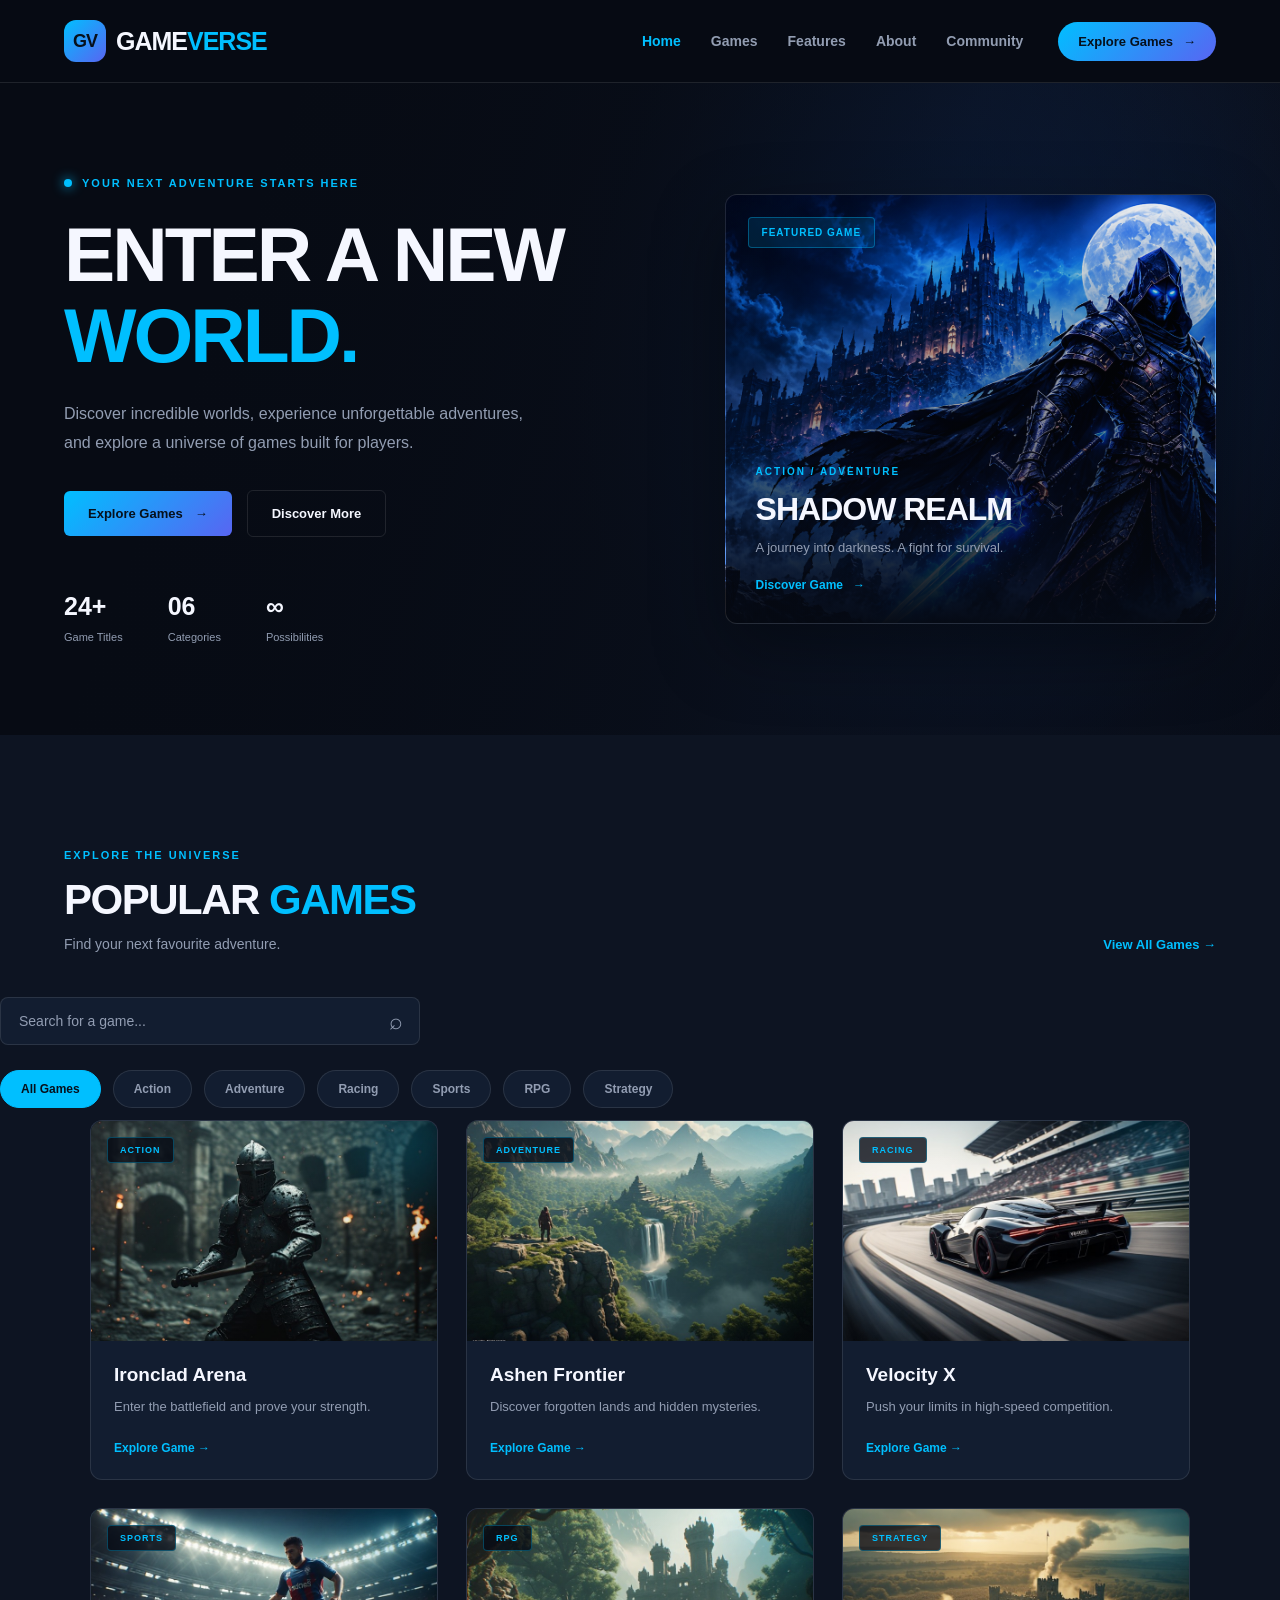
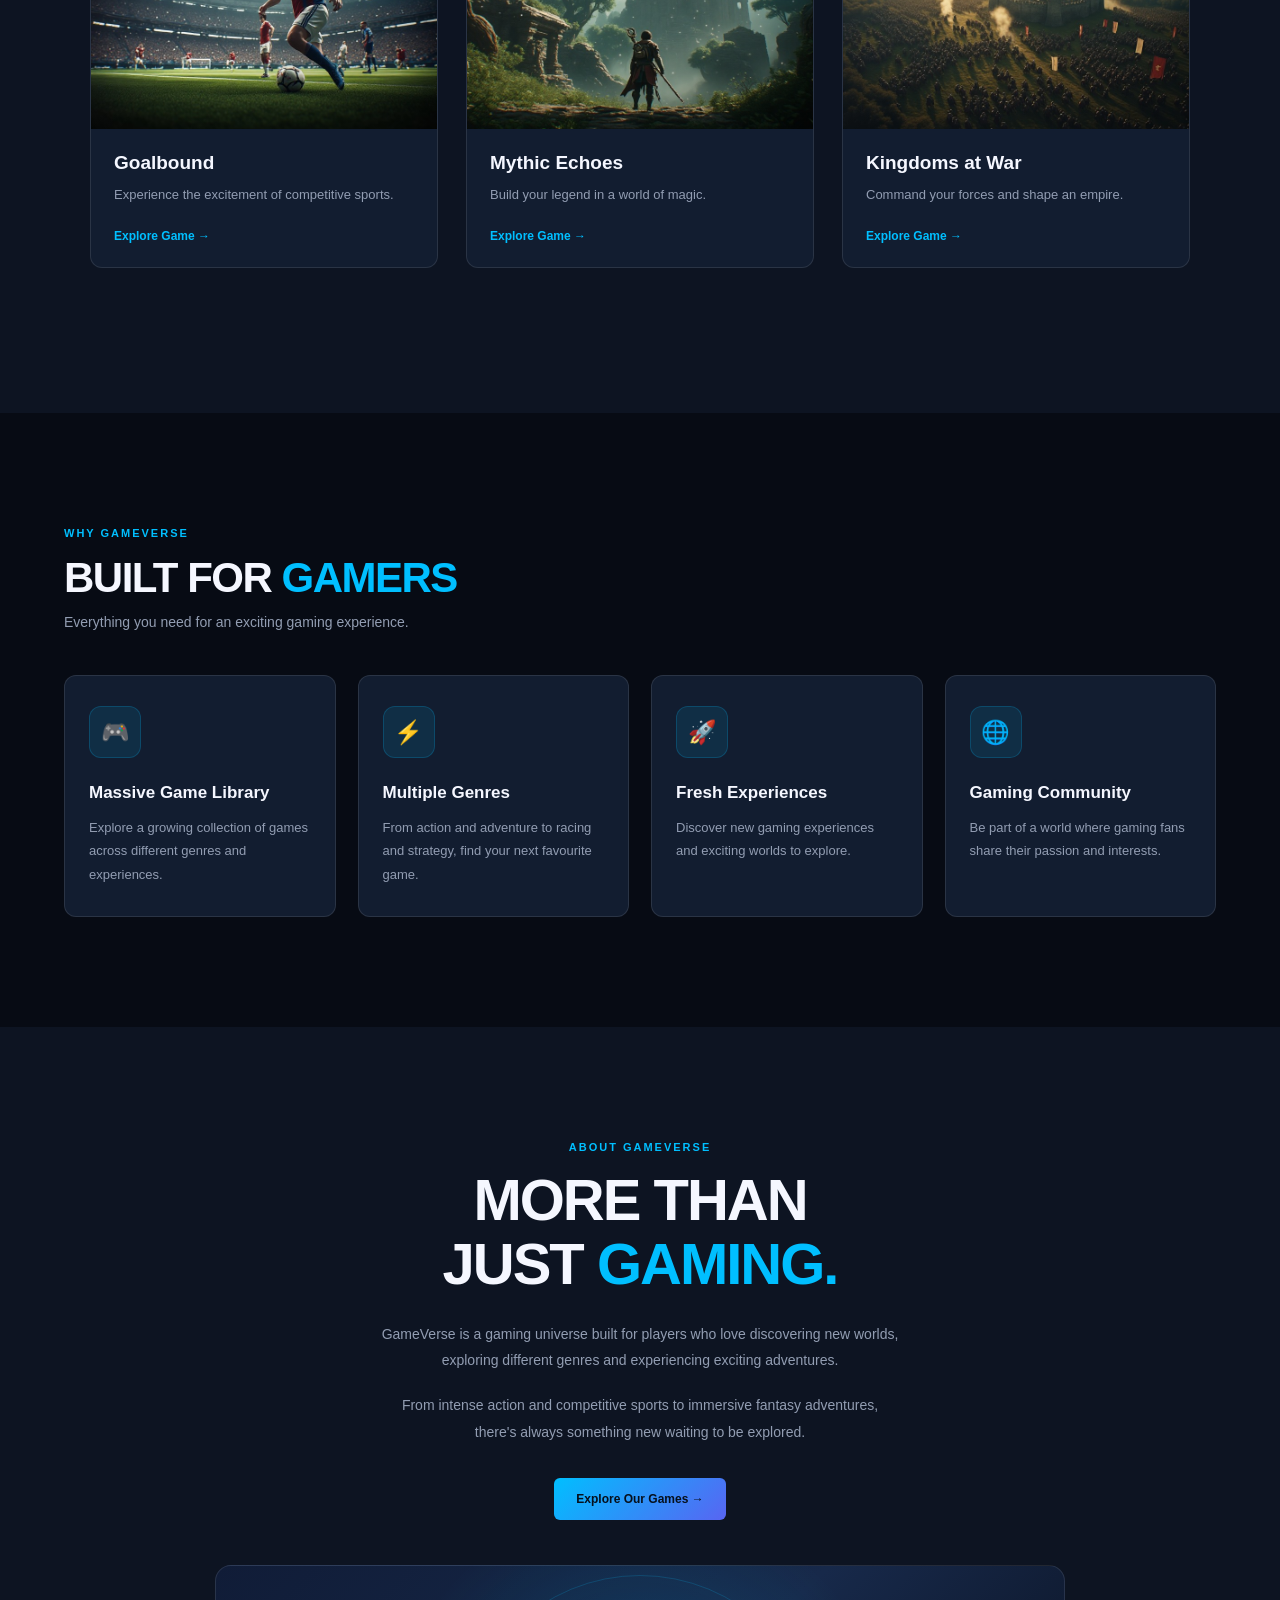
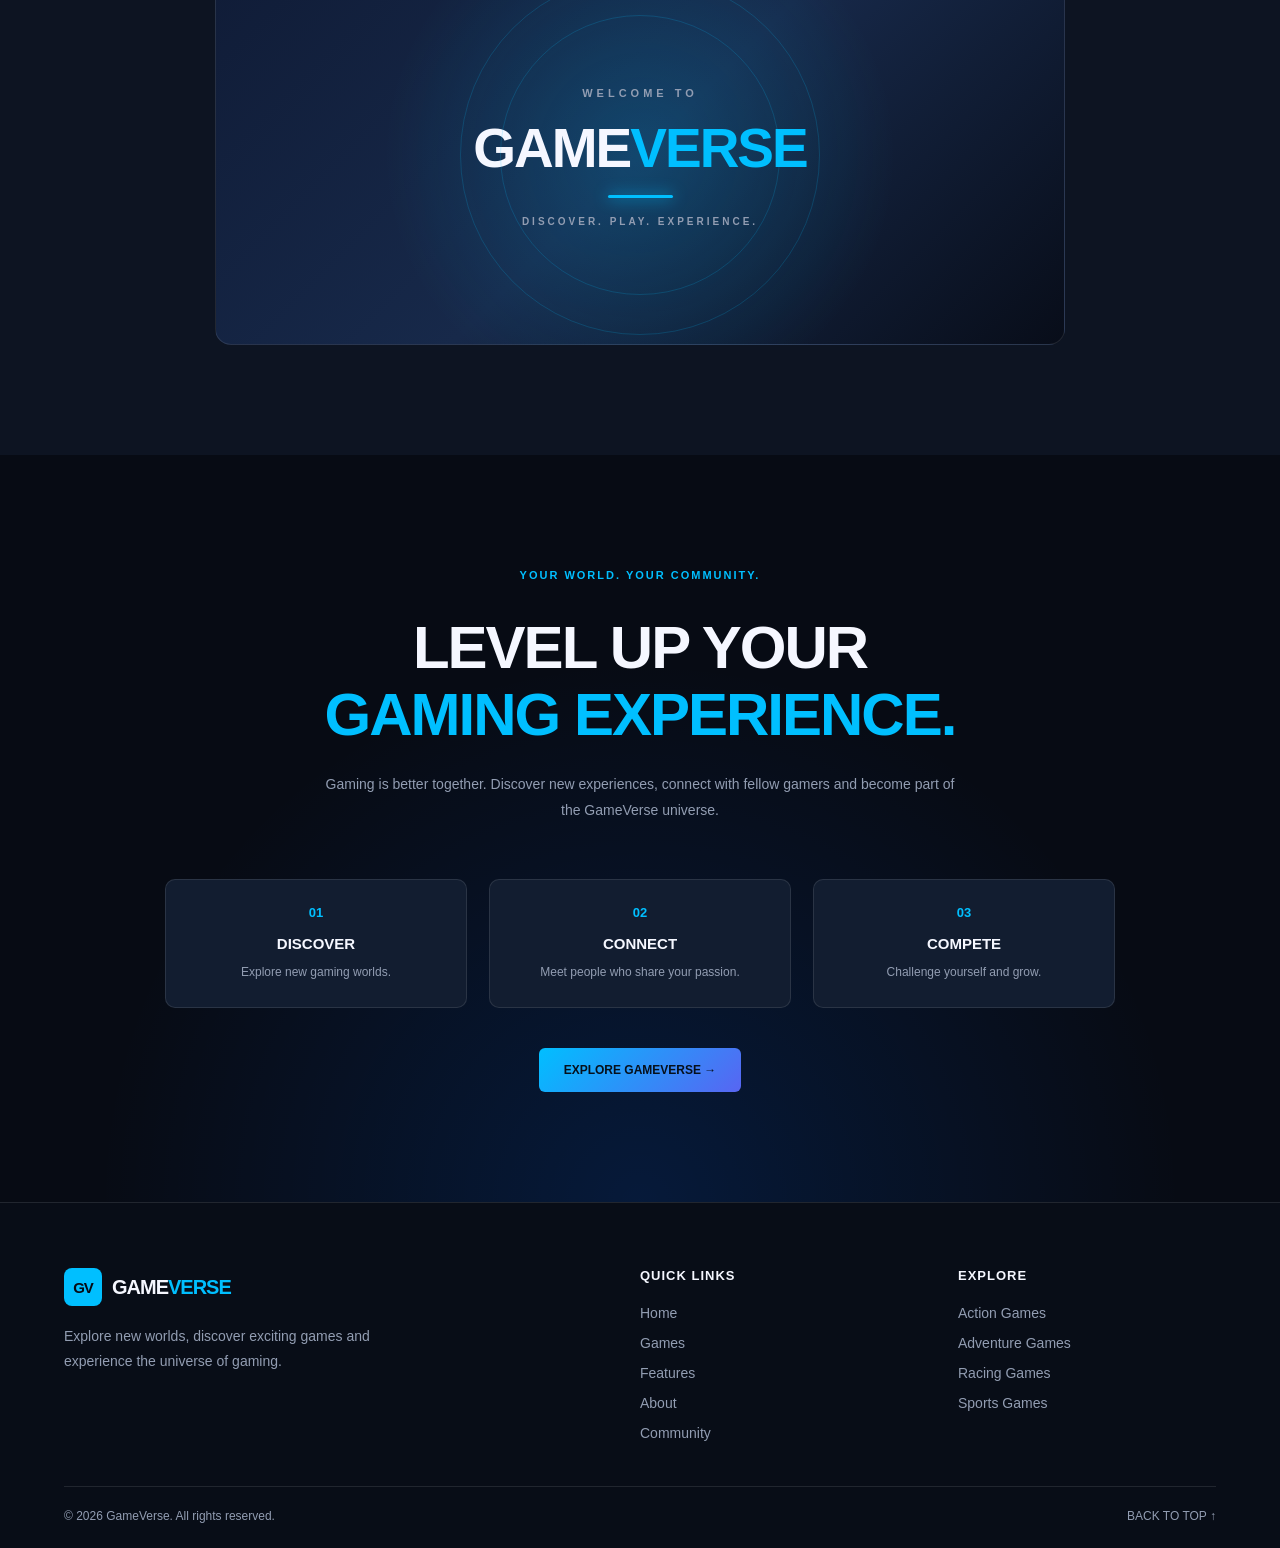
<file: index.html>
<!DOCTYPE html>
<html lang="en">
<head>
    <meta charset="UTF-8">
    <meta name="viewport" content="width=device-width, initial-scale=1.0">

    <title>GameVerse | Gaming Universe</title>

    <link rel="stylesheet" href="style.css">
</head>

<body>

  
<!-- NAVIGATION -->
<header class="header">
    <nav class="navbar container">

        <a href="#" class="logo">
            <span class="logo-icon">GV</span>
            <span>GAME<span class="logo-accent">VERSE</span></span>
        </a>

        <button class="menu-toggle" id="menu-toggle"
            aria-label="Open navigation menu"
            aria-expanded="false">
            <span></span>
            <span></span>
            <span></span>
        </button>

        <div class="nav-menu" id="nav-menu">

            <ul class="nav-links">
                <li><a href="#home" class="nav-link active">Home</a></li>
                <li><a href="#games" class="nav-link">Games</a></li>
                <li><a href="#features" class="nav-link">Features</a></li>
                <li><a href="#about" class="nav-link">About</a></li>
                <li><a href="#community" class="nav-link">Community</a></li>
            </ul>

            <div class="nav-actions">
                <a href="#games" class="nav-button">
                    Explore Games <span>→</span>
                </a>
            </div>

        </div>

    </nav>
</header>

    
<!-- HERO SECTION -->
<section class="hero" id="home">

    <div class="hero-overlay"></div>

    <div class="container hero-container">

        <div class="hero-content">

            <span class="hero-label">
                <span class="status-dot"></span>
                YOUR NEXT ADVENTURE STARTS HERE
            </span>

            <h1>
                ENTER A NEW
                <span>WORLD.</span>
            </h1>

            <p>
                Discover incredible worlds, experience
                unforgettable adventures, and explore
                a universe of games built for players.
            </p>

            <div class="hero-buttons">

                <a href="#games" class="hero-primary-btn">
                    Explore Games <span>→</span>
                </a>

                <a href="#about" class="hero-secondary-btn">
                    Discover More
                </a>

            </div>

            <div class="hero-stats">

                <div class="hero-stat">
                    <h3>24+</h3>
                    <span>Game Titles</span>
                </div>

                <div class="hero-stat">
                    <h3>06</h3>
                    <span>Categories</span>
                </div>

                <div class="hero-stat">
                    <h3>∞</h3>
                    <span>Possibilities</span>
                </div>

            </div>

        </div>

        <!-- FEATURED GAME CARD -->
        <div class="hero-featured">

            <div class="featured-tag">
                FEATURED GAME
            </div>

            <div class="featured-info">

                <span>ACTION / ADVENTURE</span>

                <h2>SHADOW REALM</h2>

                <p>
                    A journey into darkness.
                    A fight for survival.
                </p>

                <a href="#games">
                    Discover Game <span>→</span>
                </a>

            </div>

        </div>

    </div>

</section>

<!-- GAMES SECTION -->
<section class="games-section" id="games">

    <div class="container">

        <div class="section-heading">
            <div>
                <span class="section-label">EXPLORE THE UNIVERSE</span>
                <h2>POPULAR <span>GAMES</span></h2>
                <p>Find your next favourite adventure.</p>
            </div>

            <a href="#games" class="view-all">
                View All Games →
            </a>
        </div>

                </div>

        <!-- GAME SEARCH -->
        <div class="game-search">
            <input
                type="search"
                id="game-search"
                placeholder="Search for a game..."
                autocomplete="off"
            >
            <span class="search-icon">⌕</span>
        </div>

        <!-- GAME CATEGORIES -->
        <div class="game-categories">
            <button class="category-btn active" data-category="all">All Games</button>
            <button class="category-btn" data-category="action">Action</button>
            <button class="category-btn" data-category="adventure">Adventure</button>
            <button class="category-btn" data-category="racing">Racing</button>
            <button class="category-btn" data-category="sports">Sports</button>
            <button class="category-btn" data-category="rpg">RPG</button>
            <button class="category-btn" data-category="strategy">Strategy</button>
        </>

        <!-- GAME GRID -->
        <div class="games-grid">

            <article class="game-card" data-category="action">
          <div class="game-art art-action">
    <img src="ironclad.jpeg" alt="Ironclad Arena artwork" class="game-card-image">
    <span class="game-tag">ACTION</span>
          </div>
                <div class="game-info">
                    <h3>Ironclad Arena</h3>
                    <p>Enter the battlefield and prove your strength.</p>
                    <a href="game-details.html">Explore Game →</a>
                </div>
            </article>

            <article class="game-card" data-category="adventure">
  <div class="game-art art-adventure">
    <img src="ashen-frontier.jpeg" alt="Ashen Frontier artwork" class="game-card-image">
    <span class="game-tag">ADVENTURE</span>
  </div>
                <div class="game-info">
                    <h3>Ashen Frontier</h3>
                    <p>Discover forgotten lands and hidden mysteries.</p>
                    <a href="game-details.html?game=ashen-frontier">
    Explore Game →
                    </a>
                </div>
            </article>

            <article class="game-card" data-category="racing">
    <div class="game-art art-racing">
    <img src="velocity-x.jpeg" alt="Velocity X artwork" class="game-card-image">
    <span class="game-tag">RACING</span>
    </div>
                <div class="game-info">
                    <h3>Velocity X</h3>
                    <p>Push your limits in high-speed competition.</p>
                    <a href="game-details.html?game=velocity-x">Explore Game →</a>
                </div>
            </article>

            <article class="game-card" data-category="sports">
  <div class="game-art art-sports">
    <img src="goalbound.jpeg" alt="Goalbound artwork" class="game-card-image">
    <span class="game-tag">SPORTS</span>
  </div>
                <div class="game-info">
                    <h3>Goalbound</h3>
                    <p>Experience the excitement of competitive sports.</p>
                    <a href="game-details.html?game=goalbound">Explore Game →</a>
                </div>
            </article>

            <article class="game-card" data-category="rpg">
  <div class="game-art art-rpg">
    <img src="mythic-echoes.jpeg" alt="Mythic Echoes artwork" class="game-card-image">
    <span class="game-tag">RPG</span>
  </div>
                <div class="game-info">
                    <h3>Mythic Echoes</h3>
                    <p>Build your legend in a world of magic.</p>
                    <a href="game-details.html?game=mythic-echoes">Explore Game →</a>
                </div>
            </article>

            <article class="game-card" data-category="strategy">
  <div class="game-art art-strategy">
    <img src="kingdoms-at-war.jpeg" alt="Kingdoms at War artwork" class="game-card-image">
    <span class="game-tag">STRATEGY</span>
  </div>
                <div class="game-info">
                    <h3>Kingdoms at War</h3>
                    <p>Command your forces and shape an empire.</p>
                    <a href="game-details.html?game=kingdoms-at-war">Explore Game →</a>
                </div>
            </article>

        </div>

<!-- NO RESULTS MESSAGE -->
<div class="no-results" id="no-results">
    <div class="no-results-icon">🎮</div>
    <h3>No Games Found</h3>
    <p>
        We couldn't find any games matching your search.
        Try another title or category.
    </p>
</div>

    </div>

</section>


<!-- FEATURES SECTION -->

<section class="features-section" id="features">
    <div class="container">

        <div class="section-heading">
            <div>
                <span class="section-label">WHY GAMEVERSE</span>
                <h2>BUILT FOR <span>GAMERS</span></h2>
                <p>Everything you need for an exciting gaming experience.</p>
            </div>
        </div>

        <div class="features-grid">

            <div class="feature-card">
                <div class="feature-icon">🎮</div>
                <h3>Massive Game Library</h3>
                <p>Explore a growing collection of games across different genres and experiences.</p>
            </div>

            <div class="feature-card">
                <div class="feature-icon">⚡</div>
                <h3>Multiple Genres</h3>
                <p>From action and adventure to racing and strategy, find your next favourite game.</p>
            </div>

            <div class="feature-card">
                <div class="feature-icon">🚀</div>
                <h3>Fresh Experiences</h3>
                <p>Discover new gaming experiences and exciting worlds to explore.</p>
            </div>

            <div class="feature-card">
                <div class="feature-icon">🌐</div>
                <h3>Gaming Community</h3>
                <p>Be part of a world where gaming fans share their passion and interests.</p>
            </div>

        </div>
    </div>
</section>

<!-- ABOUT SECTION -->

<section class="about-section" id="about">
    <div class="container about-container">

        <div class="about-content">
            <span class="section-label">ABOUT GAMEVERSE</span>

            <h2>
                MORE THAN<br>
                JUST <span>GAMING.</span>
            </h2>

            <p>
                GameVerse is a gaming universe built for players
                who love discovering new worlds, exploring different
                genres and experiencing exciting adventures.
            </p>

            <p>
                From intense action and competitive sports to
                immersive fantasy adventures, there's always
                something new waiting to be explored.
            </p>

            <a href="#games" class="about-button">
                Explore Our Games →
            </a>
        </div>

        <div class="about-visual">
            <div class="about-visual-content">
                <span class="about-small-label">WELCOME TO</span>
                <h3>GAME<span>VERSE</span></h3>
                <div class="about-line"></div>
                <p>DISCOVER. PLAY. EXPERIENCE.</p>
                <div class="about-orbit orbit-one"></div>
                <div class="about-orbit orbit-two"></div>
            </div>
        </div>

    </div>
</section>

<!-- COMMUNITY SECTION -->

<section class="community-section" id="community">
    <div class="container">

        <div class="community-content">

            <span class="section-label">YOUR WORLD. YOUR COMMUNITY.</span>

            <h2>
                LEVEL UP YOUR<br>
                <span>GAMING EXPERIENCE.</span>
            </h2>

            <p>
                Gaming is better together. Discover new experiences,
                connect with fellow gamers and become part of the
                GameVerse universe.
            </p>

            <div class="community-highlights">
                <div>
                    <span>01</span>
                    <h3>DISCOVER</h3>
                    <p>Explore new gaming worlds.</p>
                </div>

                <div>
                    <span>02</span>
                    <h3>CONNECT</h3>
                    <p>Meet people who share your passion.</p>
                </div>

                <div>
                    <span>03</span>
                    <h3>COMPETE</h3>
                    <p>Challenge yourself and grow.</p>
                </div>
            </div>

            <a href="#games" class="community-button">
                EXPLORE GAMEVERSE →
            </a>

        </div>

    </div>
</section>

<!-- FOOTER -->

<footer class="footer">
    <div class="container">

        <div class="footer-main">

            <div class="footer-brand">
                <a href="#home" class="logo">
                    <span class="logo-icon">GV</span>
                    <span>GAME<span class="logo-accent">VERSE</span></span>
                </a>

                <p>
                    Explore new worlds, discover exciting games
                    and experience the universe of gaming.
                </p>
            </div>

            <div class="footer-links">
                <h3>QUICK LINKS</h3>
                <a href="#home">Home</a>
                <a href="#games">Games</a>
                <a href="#features">Features</a>
                <a href="#about">About</a>
                <a href="#community">Community</a>
            </div>

            <div class="footer-links">
                <h3>EXPLORE</h3>
                <a href="#games">Action Games</a>
                <a href="#games">Adventure Games</a>
                <a href="#games">Racing Games</a>
                <a href="#games">Sports Games</a>
            </div>

        </div>

        <div class="footer-bottom">
            <p>© 2026 GameVerse. All rights reserved.</p>
            <a href="#home">BACK TO TOP ↑</a>
        </div>

    </div>
</footer>


    <script src="mains.js"></script>
</body>
</html>
</file>
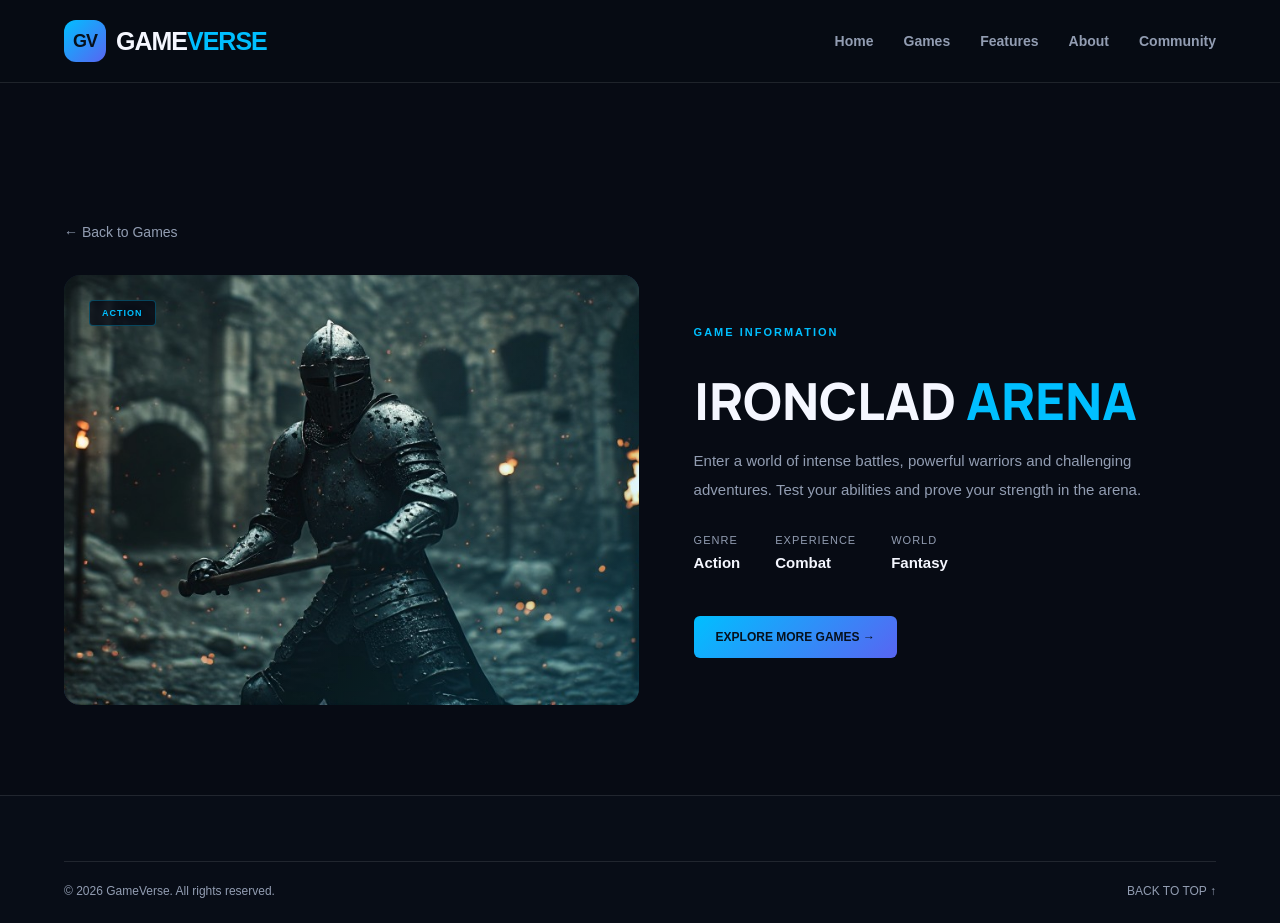
<file: game-details.html>
<!DOCTYPE html>
<html lang="en">
<head>
    <meta charset="UTF-8">
    <meta name="viewport" content="width=device-width, initial-scale=1.0">

    <title>Game Details | GameVerse</title>

    <link rel="preconnect" href="https://fonts.googleapis.com">
    <link rel="preconnect" href="https://fonts.gstatic.com" crossorigin>

    <link href="https://fonts.googleapis.com/css2?family=DM+Sans:wght@400;500;600;700;800&family=Manrope:wght@400;500;600;700;800&display=swap" rel="stylesheet">

    <link rel="stylesheet" href="style.css">
</head>

<body>

    <!-- NAVIGATION -->
    <header class="header">
        <nav class="navbar container">

            <a href="index.html" class="logo">
                <span class="logo-icon">GV</span>
                <span>GAME<span class="logo-accent">VERSE</span></span>
            </a>

            <button class="menu-toggle" id="menu-toggle"
                aria-label="Open navigation menu"
                aria-expanded="false">
                <span></span>
                <span></span>
                <span></span>
            </button>

            <div class="nav-menu" id="nav-menu">
                <ul class="nav-links">
                    <li><a href="index.html#home" class="nav-link">Home</a></li>
                    <li><a href="index.html#games" class="nav-link">Games</a></li>
                    <li><a href="index.html#features" class="nav-link">Features</a></li>
                    <li><a href="index.html#about" class="nav-link">About</a></li>
                    <li><a href="index.html#community" class="nav-link">Community</a></li>
                </ul>
            </div>

        </nav>
    </header>

    <!-- GAME DETAILS -->
    <main>
        <section class="game-details-section">

            <div class="container">

                <a href="index.html#games" class="back-link">
                    ← Back to Games
                </a>

                <div class="game-details-content">

              
<div class="game-details-art">

    <img
        src="ironclad.jpeg"
        alt="Ironclad Arena game artwork"
        id="game-image"
        class="game-details-image"
    >

    <span class="game-tag" id="game-category">ACTION</span>

</div>


                    <div class="game-details-info">

                        <span class="section-label">GAME INFORMATION</span>

                        <h1 id="game-title">
                            IRONCLAD <span>ARENA</span>
                        </h1>

                        <p id="game-description">
                            Enter a world of intense battles, powerful warriors and challenging adventures.
                        </p>

                        <div class="game-details-meta">

                            <div>
                                <span>GENRE</span>
                                <strong id="game-genre">Action</strong>
                            </div>

                            <div>
                                <span>EXPERIENCE</span>
                                <strong id="game-experience">Combat</strong>
                            </div>

                            <div>
                                <span>WORLD</span>
                                <strong id="game-world">Fantasy</strong>
                            </div>

                        </div>

                        <a href="index.html#games" class="about-button">
                            EXPLORE MORE GAMES →
                        </a>

                    </div>

                </div>

            </div>

        </section>
    </main>

    <!-- FOOTER -->
    <footer class="footer">
        <div class="container">

            <div class="footer-bottom">
                <p>© 2026 GameVerse. All rights reserved.</p>
                <a href="#">BACK TO TOP ↑</a>
            </div>

        </div>
    </footer>

    <script src="mains.js"></script>

</body>
</html>
</file>
<file: style.css>
/* =========================
   GLOBAL STYLES
========================= */

:root {
    --bg: #070b14;
    --bg-secondary: #0d1422;
    --surface: #121d30;
    --accent: #00bfff;
    --accent-secondary: #5865f2;
    --text: #f5f7ff;
    --muted: #929db2;
    --border: rgba(255, 255, 255, 0.1);
}

* {
    margin: 0;
    padding: 0;
    box-sizing: border-box;
}

html {
    scroll-behavior: smooth;
}

body {
    font-family: Arial, Helvetica, sans-serif;
    background: var(--bg);
    color: var(--text);
}

a {
    text-decoration: none;
    color: inherit;
}

button {
    font: inherit;
}

.container {
    width: 90%;
    max-width: 1400px;
    margin: 0 auto;
}

/* =========================
   NAVIGATION
========================= */

.header {
    width: 100%;
    background: rgba(7, 11, 20, 0.95);
    border-bottom: 1px solid var(--border);
    position: relative;
    z-index: 1000;
}

.navbar {
    min-height: 82px;
    display: flex;
    align-items: center;
    justify-content: space-between;
}

/* LOGO */

.logo {
    display: flex;
    align-items: center;
    gap: 10px;
    font-size: 25px;
    font-weight: 900;
    letter-spacing: -1px;
}

.logo-icon {
    width: 42px;
    height: 42px;
    display: grid;
    place-items: center;
    background: linear-gradient(135deg, #00bfff, #5865f2);
    border-radius: 12px;
    color: #06101c;
    font-size: 18px;
    font-weight: 900;
}

.logo-accent {
    color: var(--accent);
}

/* NAV MENU */

.nav-menu {
    display: flex;
    align-items: center;
    gap: 35px;
}

.nav-links {
    display: flex;
    align-items: center;
    gap: 30px;
    list-style: none;
}

.nav-link {
    color: var(--muted);
    font-size: 14px;
    font-weight: 600;
    transition: 0.3s ease;
}

.nav-link:hover,
.nav-link.active {
    color: var(--accent);
}

/* EXPLORE BUTTON */

.nav-button {
    display: inline-flex;
    align-items: center;
    gap: 10px;
    padding: 12px 20px;
    background: linear-gradient(135deg, #00bfff, #5865f2);
    color: #06101c;
    border-radius: 30px;
    font-size: 13px;
    font-weight: 800;
    transition: 0.3s ease;
}

.nav-button:hover {
    transform: translateY(-3px);
    box-shadow: 0 0 20px rgba(0, 191, 255, 0.35);
}

/* MOBILE MENU BUTTON */

.menu-toggle {
    display: none;
    flex-direction: column;
    gap: 6px;
    background: none;
    border: none;
    cursor: pointer;
}

.menu-toggle span {
    width: 26px;
    height: 2px;
    background: var(--text);
    border-radius: 5px;
}

/* =========================
   MOBILE NAVIGATION
========================= */

@media (max-width: 768px) {

    .navbar {
        min-height: 72px;
    }

    .menu-toggle {
        display: flex;
        z-index: 1001;
    }

    .nav-menu {
        position: absolute;
        top: 72px;
        left: 0;
        width: 100%;
        background: #0d1422;
        border-bottom: 1px solid var(--border);

        display: flex;
        flex-direction: column;
        align-items: stretch;
        gap: 25px;

        padding: 25px 5%;

        transform: translateY(-15px);
        opacity: 0;
        visibility: hidden;
        pointer-events: none;

        transition: 0.3s ease;
    }

    .nav-menu.active {
        transform: translateY(0);
        opacity: 1;
        visibility: visible;
        pointer-events: auto;
    }

    .nav-links {
        flex-direction: column;
        align-items: flex-start;
        gap: 22px;
    }

    .nav-link {
        font-size: 15px;
    }

    .nav-actions {
        width: 100%;
    }

    .nav-button {
        justify-content: center;
        width: 100%;
    }
}

/* =========================
   HERO SECTION
========================= */

.hero {
    position: relative;
    min-height: 650px;
    display: flex;
    align-items: center;
    overflow: hidden;
    background:
        radial-gradient(
            circle at 75% 40%,
            rgba(0, 102, 255, 0.2),
            transparent 40%
        ),
        linear-gradient(
            110deg,
            #070b14 20%,
            #101b32 65%,
            #080d19 100%
        );
}

.hero-overlay {
    position: absolute;
    inset: 0;
    background:
        linear-gradient(
            90deg,
            rgba(7, 11, 20, 0.98) 0%,
            rgba(7, 11, 20, 0.8) 50%,
            rgba(7, 11, 20, 0.3) 100%
        );
    pointer-events: none;
}

.hero-container {
    position: relative;
    z-index: 2;
    display: grid;
    grid-template-columns: 1.1fr 0.9fr;
    align-items: center;
    gap: 60px;
    padding-top: 90px;
    padding-bottom: 90px;
}

/* HERO CONTENT */

.hero-content {
    max-width: 650px;
}

.hero-label {
    display: inline-flex;
    align-items: center;
    gap: 10px;
    color: var(--accent);
    font-size: 11px;
    font-weight: 800;
    letter-spacing: 2px;
    margin-bottom: 25px;
}

.status-dot {
    width: 8px;
    height: 8px;
    background: var(--accent);
    border-radius: 50%;
    box-shadow: 0 0 12px var(--accent);
}

.hero-content h1 {
    font-size: clamp(48px, 6vw, 82px);
    line-height: 1.05;
    font-weight: 900;
    letter-spacing: -3px;
    margin-bottom: 25px;
}

.hero-content h1 span {
    display: block;
    color: var(--accent);
}

.hero-content > p {
    max-width: 490px;
    color: var(--muted);
    font-size: 16px;
    line-height: 1.8;
    margin-bottom: 32px;
}

/* HERO BUTTONS */

.hero-buttons {
    display: flex;
    align-items: center;
    gap: 15px;
    flex-wrap: wrap;
}

.hero-primary-btn,
.hero-secondary-btn {
    display: inline-flex;
    align-items: center;
    justify-content: center;
    gap: 12px;
    padding: 15px 24px;
    border-radius: 6px;
    font-size: 13px;
    font-weight: 800;
    transition: 0.3s ease;
}

.hero-primary-btn {
    background: linear-gradient(135deg, #00bfff, #5865f2);
    color: #06101c;
}

.hero-primary-btn:hover {
    transform: translateY(-4px);
    box-shadow: 0 8px 25px rgba(0, 191, 255, 0.25);
}

.hero-secondary-btn {
    border: 1px solid var(--border);
    color: var(--text);
}

.hero-secondary-btn:hover {
    border-color: var(--accent);
    color: var(--accent);
}

/* HERO STATISTICS */

.hero-stats {
    display: flex;
    gap: 45px;
    margin-top: 55px;
}

.hero-stat h3 {
    font-size: 25px;
    color: var(--text);
    margin-bottom: 6px;
}

.hero-stat span {
    font-size: 11px;
    color: var(--muted);
}

/* FEATURED GAME CARD */


.hero-featured {
    position: relative;
    min-height: 430px;
    display: flex;
    align-items: flex-end;
    padding: 30px;
    border: 1px solid rgba(255, 255, 255, 0.12);
    border-radius: 12px;
    overflow: hidden;

    background:
        linear-gradient(
            0deg,
            rgba(5, 9, 18, 0.98) 0%,
            rgba(5, 9, 18, 0.45) 45%,
            rgba(5, 9, 18, 0.05) 100%
        ),
        url("shadow-realm.png");

    background-size: cover;
    background-position: center;
    background-repeat: no-repeat;

    box-shadow: 0 25px 70px rgba(0, 0, 0, 0.4);
}


.featured-tag {
    position: absolute;
    top: 22px;
    left: 22px;
    padding: 9px 13px;
    background: rgba(0, 191, 255, 0.12);
    border: 1px solid rgba(0, 191, 255, 0.35);
    color: var(--accent);
    font-size: 10px;
    font-weight: 800;
    letter-spacing: 1px;
    border-radius: 4px;
}

.featured-info {
    position: relative;
    z-index: 1;
}

.featured-info > span {
    color: var(--accent);
    font-size: 10px;
    font-weight: 800;
    letter-spacing: 2px;
}

.featured-info h2 {
    font-size: 32px;
    margin: 12px 0;
    letter-spacing: -1px;
}

.featured-info p {
    color: var(--muted);
    font-size: 13px;
    margin-bottom: 20px;
}

.featured-info a {
    display: inline-flex;
    gap: 10px;
    color: var(--accent);
    font-size: 12px;
    font-weight: 800;
}

/* HERO RESPONSIVENESS */

@media (max-width: 900px) {

    .hero-container {
        grid-template-columns: 1fr;
        gap: 45px;
    }

    .hero-content {
        max-width: 700px;
    }

    .hero-featured {
        min-height: 350px;
    }

}

@media (max-width: 480px) {

    .hero {
        min-height: auto;
    }

    .hero-container {
        padding-top: 75px;
        padding-bottom: 60px;
    }

    .hero-content h1 {
        font-size: 48px;
        letter-spacing: -2px;
    }

    .hero-content > p {
        font-size: 14px;
    }

    .hero-stats {
        gap: 25px;
        margin-top: 40px;
    }

    .hero-stat h3 {
        font-size: 21px;
    }

    .hero-stat span {
        font-size: 10px;
    }

    .hero-featured {
        min-height: 320px;
        padding: 22px;
    }

    .featured-info h2 {
        font-size: 26px;
    }

}

/* =========================
   GAMES SECTION
========================= */

.games-section {
    padding: 110px 0;
    background: var(--bg-secondary);
}

/* SECTION HEADING */

.section-heading {
    display: flex;
    align-items: flex-end;
    justify-content: space-between;
    gap: 25px;
    margin-bottom: 45px;
}

.section-label {
    display: inline-block;
    color: var(--accent);
    font-size: 11px;
    font-weight: 800;
    letter-spacing: 2px;
    margin-bottom: 15px;
}

.section-heading h2 {
    font-size: clamp(30px, 4vw, 42px);
    font-weight: 900;
    letter-spacing: -1.5px;
    margin-bottom: 12px;
}

.section-heading h2 span {
    color: var(--accent);
}

.section-heading p {
    color: var(--muted);
    font-size: 14px;
}

.view-all {
    color: var(--accent);
    font-size: 13px;
    font-weight: 800;
    white-space: nowrap;
    transition: 0.3s ease;
}

.view-all:hover {
    transform: translateX(5px);
}
/* GAME SEARCH */

.game-search {
    position: relative;
    max-width: 420px;
    margin: 35px 0 25px;
}

.game-search input {
    width: 100%;
    padding: 15px 45px 15px 18px;
    background: var(--surface);
    border: 1px solid var(--border);
    border-radius: 8px;
    outline: none;
    color: #fff;
    font-family: inherit;
    font-size: 14px;
    transition: 0.3s ease;
}

.game-search input::placeholder {
    color: var(--muted);
}

.game-search input:focus {
    border-color: #00bfff;
}

.search-icon {
    position: absolute;
    right: 17px;
    top: 50%;
    transform: translateY(-50%);
    color: var(--muted);
    font-size: 23px;
    pointer-events: none;
}

/* GAME CATEGORIES */

.game-categories {
    display: flex;
    align-items: center;
    gap: 12px;
    flex-wrap: wrap;
    margin-bottom: 35px;
}

.category-btn {
    padding: 11px 20px;
    background: var(--surface);
    color: var(--muted);
    border: 1px solid var(--border);
    border-radius: 30px;
    font-size: 12px;
    font-weight: 700;
    cursor: pointer;
    transition: 0.3s ease;
}

.category-btn:hover,
.category-btn.active {
    background: var(--accent);
    color: #06101c;
    border-color: var(--accent);
}

/* =========================
   GAMES GRID
========================= */

.games-grid {
    display: grid;
    grid-template-columns: repeat(3, minmax(0, 1fr));
    gap: 28px;
    justify-content: center;
    width: 100%;
    max-width: 1100px;
    margin: 0 auto;
}

/* =========================
   ABOUT SECTION
========================= */

.about-section {
    padding: 110px 0;
    background: var(--bg-secondary);
}

.about-container {
    display: grid;
    grid-template-columns: 1fr;
    gap: 45px;
}

.about-content {
    text-align: center;
}

.about-content p {
    margin-left: auto;
    margin-right: auto;
}

.about-visual {
    width: 75%;
    margin: 0 auto;
}

.about-content h2 {
    font-size: clamp(38px, 5vw, 58px);
    line-height: 1.1;
    letter-spacing: -2px;
    margin-bottom: 25px;
}

.about-content h2 span {
    color: var(--accent);
}

.about-content p {
    color: var(--muted);
    font-size: 14px;
    line-height: 1.9;
    margin-bottom: 18px;
    max-width: 520px;
}

.about-button {
    display: inline-flex;
    margin-top: 15px;
    padding: 14px 22px;
    background: linear-gradient(135deg, #00bfff, #5865f2);
    color: #06101c;
    border-radius: 6px;
    font-size: 12px;
    font-weight: 800;
    transition: 0.3s ease;
}

.about-button:hover {
    transform: translateY(-4px);
    box-shadow: 0 8px 25px rgba(0,191,255,.2);
}

/* ABOUT VISUAL */

.about-visual {
    min-height: 380px;
    display: grid;
    place-items: center;
    position: relative;
    overflow: hidden;
    background:
        radial-gradient(circle at center, rgba(0,191,255,.2), transparent 55%),
        linear-gradient(135deg, #101c37, #17294a, #080d19);
    border: 1px solid var(--border);
    border-radius: 16px;
}

.about-visual-content {
    text-align: center;
    position: relative;
    z-index: 2;
}

.about-small-label {
    color: var(--muted);
    font-size: 11px;
    letter-spacing: 4px;
    font-weight: 800;
}

.about-visual-content h3 {
    font-size: clamp(35px, 5vw, 55px);
    font-weight: 900;
    letter-spacing: -2px;
    margin: 15px 0;
}

.about-visual-content h3 span {
    color: var(--accent);
}

.about-line {
    width: 65px;
    height: 3px;
    background: var(--accent);
    margin: 0 auto 18px;
    border-radius: 5px;
    box-shadow: 0 0 15px var(--accent);
}

.about-visual-content p {
    color: var(--muted);
    font-size: 10px;
    letter-spacing: 3px;
    font-weight: 800;
}

/* DECORATIVE ORBITS */

.about-orbit {
    position: absolute;
    border: 1px solid rgba(0,191,255,.18);
    border-radius: 50%;
    left: 50%;
    top: 50%;
    transform: translate(-50%, -50%);
    pointer-events: none;
}

.orbit-one {
    width: 280px;
    height: 280px;
}

.orbit-two {
    width: 360px;
    height: 360px;
}

/* RESPONSIVENESS */

@media (max-width: 900px) {
    .about-container {
        gap: 40px;
    }

    .about-visual {
        min-height: 330px;
    }
}

@media (max-width: 600px) {
    .about-section {
        padding: 75px 0;
    }

    .about-container {
        grid-template-columns: 1fr;
        gap: 40px;
    }

    .about-content h2 {
        font-size: 42px;
    }

    .about-visual {
        min-height: 300px;
    }

    .orbit-one {
        width: 230px;
        height: 230px;
    }

    .orbit-two {
        width: 300px;
        height: 300px;
    }
}


/* GAME CARD */

.game-card {
    background: var(--surface);
    border: 1px solid var(--border);
    border-radius: 12px;
    overflow: hidden;
    transition: 0.35s ease;
}

.game-card:hover {
    transform: translateY(-8px);
    border-color: rgba(0, 191, 255, 0.5);
    box-shadow: 0 15px 35px rgba(0, 0, 0, 0.3);
}

.game-card:hover .game-art {
    transform: scale(1.04);
}
/* GAME ARTWORK PLACEHOLDERS */

.game-art {
    position: relative;
    height: 220px;
    overflow: hidden;
    background-size: cover;
    background-position: center;
    isolation: isolate;
  transition: transform 0.5s ease;
}
.game-card-image {
    position: absolute;
    inset: 0;
    width: 100%;
    height: 100%;
    object-fit: cover;
    object-position: center;
    display: block;
    z-index: -1;
}
/* CINEMATIC LIGHTING */

.game-art::before {
    content: "";
    position: absolute;
    inset: 0;
    background:
        linear-gradient(
            135deg,
            rgba(255,255,255,0.08),
            transparent 45%,
            rgba(0,0,0,0.25)
        );
    pointer-events: none;
    z-index: 0;
}

.game-art::after {
    content: "";
    position: absolute;
    width: 180px;
    height: 180px;
    right: -60px;
    top: -70px;
    background: radial-gradient(
        circle,
        rgba(0,191,255,0.22),
        transparent 70%
    );
    filter: blur(15px);
    pointer-events: none;
    z-index: 0;
}

.game-tag {
    z-index: 1;
}
.art-action {
    background:
        radial-gradient(circle at 70% 35%, #5578b8, transparent 30%),
        linear-gradient(135deg, #101c37, #243f68, #070b14);
}

.art-adventure {
    background:
        radial-gradient(circle at 50% 35%, #a17b45, transparent 30%),
        linear-gradient(135deg, #273c35, #53664a, #101b20);
}

.art-racing {
    background:
        radial-gradient(circle at 70% 40%, #ff7043, transparent 30%),
        linear-gradient(135deg, #301c39, #812d50, #10101b);
}

.art-sports {
    background:
        radial-gradient(circle at 50% 40%, #55bd89, transparent 30%),
        linear-gradient(135deg, #123d35, #286e56, #071b20);
}

.art-rpg {
    background:
        radial-gradient(circle at 50% 35%, #9872df, transparent 30%),
        linear-gradient(135deg, #261b48, #514080, #0c1021);
}

.art-strategy {
    background:
        radial-gradient(circle at 60% 35%, #c28d4b, transparent 30%),
        linear-gradient(135deg, #3d2b20, #73502e, #11121b);
}

/* GAME TAG */

.game-tag {
    position: absolute;
    top: 16px;
    left: 16px;
    padding: 7px 12px;
    background: rgba(7, 11, 20, 0.8);
    color: var(--accent);
    border: 1px solid rgba(0, 191, 255, 0.3);
    border-radius: 4px;
    font-size: 9px;
    font-weight: 800;
    letter-spacing: 1px;
}

/* GAME INFORMATION */

.game-info {
    padding: 23px;
}

.game-info h3 {
    font-size: 19px;
    margin-bottom: 10px;
}

.game-info p {
    color: var(--muted);
    font-size: 13px;
    line-height: 1.7;
    margin-bottom: 20px;
}

.game-info a {
    display: inline-block;
    color: var(--accent);
    font-size: 12px;
    font-weight: 800;
    transition: 0.3s ease;
}

.game-info a:hover {
    transform: translateX(5px);
}

/* GAME FILTER ANIMATION */

.game-card {
    animation: gameAppear 0.35s ease both;
}

@keyframes gameAppear {
    from {
        opacity: 0;
        transform: translateY(12px);
    }

    to {
        opacity: 1;
        transform: translateY(0);
    }
}
/* TABLET RESPONSIVENESS */

@media (max-width: 900px) {

    .games-grid {
        grid-template-columns: repeat(2, 1fr);
        gap: 20px;
    }

    .game-art {
        height: 190px;
    }

}

/* MOBILE RESPONSIVENESS */

@media (max-width: 600px) {

    .games-section {
        padding: 75px 0;
    }

    .section-heading {
        align-items: flex-start;
        flex-direction: column;
        gap: 18px;
    }

    .game-categories {
        gap: 9px;
    }

    .category-btn {
        padding: 9px 14px;
        font-size: 11px;
    }

    .games-grid {
        grid-template-columns: 1fr;
        gap: 22px;
    }

    .game-art {
        height: 230px;
    }

    .game-info {
        padding: 20px;
    }

}

/* =========================
   FEATURES SECTION
========================= */

.features-section {
    padding: 110px 0;
    background: var(--bg);
}

.features-grid {
    display: grid;
    grid-template-columns: repeat(4, 1fr);
    gap: 22px;
}

.feature-card {
    padding: 30px 24px;
    background: var(--surface);
    border: 1px solid var(--border);
    border-radius: 12px;
    transition: 0.3s ease;
}

.feature-card:hover {
    transform: translateY(-6px);
    border-color: rgba(0, 191, 255, 0.4);
}

.feature-icon {
    width: 52px;
    height: 52px;
    display: grid;
    place-items: center;
    background: rgba(0, 191, 255, 0.1);
    border: 1px solid rgba(0, 191, 255, 0.2);
    border-radius: 12px;
    font-size: 23px;
    margin-bottom: 25px;
}

.feature-card h3 {
    font-size: 17px;
    margin-bottom: 13px;
}

.feature-card p {
    color: var(--muted);
    font-size: 13px;
    line-height: 1.8;
}

/* TABLET */

@media (max-width: 900px) {
    .features-grid {
        grid-template-columns: repeat(2, 1fr);
    }
}

/* MOBILE */

@media (max-width: 600px) {
    .features-section {
        padding: 75px 0;
    }

    .features-grid {
        grid-template-columns: 1fr;
        gap: 18px;
    }

    .feature-card {
        padding: 25px 22px;
    }
}

/* =========================
   ABOUT SECTION
========================= */

.about-section {
    padding: 110px 0;
    background: var(--bg-secondary);
}

.about-container {
    display: grid;
    grid-template-columns: 1fr 1fr;
    align-items: center;
    gap: 70px;
}

.about-content h2 {
    font-size: clamp(38px, 5vw, 58px);
    line-height: 1.1;
    letter-spacing: -2px;
    margin-bottom: 25px;
}

.about-content h2 span {
    color: var(--accent);
}

.about-content p {
    color: var(--muted);
    font-size: 14px;
    line-height: 1.9;
    margin-bottom: 18px;
    max-width: 520px;
}

.about-button {
    display: inline-flex;
    margin-top: 15px;
    padding: 14px 22px;
    background: linear-gradient(135deg, #00bfff, #5865f2);
    color: #06101c;
    border-radius: 6px;
    font-size: 12px;
    font-weight: 800;
    transition: 0.3s ease;
}

.about-button:hover {
    transform: translateY(-4px);
    box-shadow: 0 8px 25px rgba(0,191,255,.2);
}

/* ABOUT VISUAL */

.about-visual {
    min-height: 380px;
    display: grid;
    place-items: center;
    position: relative;
    overflow: hidden;
    background:
        radial-gradient(circle at center, rgba(0,191,255,.2), transparent 55%),
        linear-gradient(135deg, #101c37, #17294a, #080d19);
    border: 1px solid var(--border);
    border-radius: 16px;
}

.about-visual-content {
    text-align: center;
    position: relative;
    z-index: 2;
}

.about-small-label {
    color: var(--muted);
    font-size: 11px;
    letter-spacing: 4px;
    font-weight: 800;
}

.about-visual-content h3 {
    font-size: clamp(35px, 5vw, 55px);
    font-weight: 900;
    letter-spacing: -2px;
    margin: 15px 0;
}

.about-visual-content h3 span {
    color: var(--accent);
}

.about-line {
    width: 65px;
    height: 3px;
    background: var(--accent);
    margin: 0 auto 18px;
    border-radius: 5px;
    box-shadow: 0 0 15px var(--accent);
}

.about-visual-content p {
    color: var(--muted);
    font-size: 10px;
    letter-spacing: 3px;
    font-weight: 800;
}

/* DECORATIVE ORBITS */

.about-orbit {
    position: absolute;
    border: 1px solid rgba(0,191,255,.18);
    border-radius: 50%;
    left: 50%;
    top: 50%;
    transform: translate(-50%, -50%);
    pointer-events: none;
}

.orbit-one {
    width: 280px;
    height: 280px;
}

.orbit-two {
    width: 360px;
    height: 360px;
}

/* RESPONSIVENESS */

@media (max-width: 900px) {
    .about-container {
        gap: 40px;
    }

    .about-visual {
        min-height: 330px;
    }
}

@media (max-width: 600px) {
    .about-section {
        padding: 75px 0;
    }

    .about-container {
        grid-template-columns: 1fr;
        gap: 40px;
    }

    .about-content h2 {
        font-size: 42px;
    }

    .about-visual {
        min-height: 300px;
    }

    .orbit-one {
        width: 230px;
        height: 230px;
    }

    .orbit-two {
        width: 300px;
        height: 300px;
    }
}

/* ABOUT SECTION - CENTERED LAYOUT */

.about-container {
    display: flex;
    flex-direction: column;
    align-items: center;
    gap: 45px;
}

.about-content {
    width: 100%;
    max-width: 850px;
    text-align: center;
}

.about-content p {
    margin-left: auto;
    margin-right: auto;
}

.about-visual {
    width: 75%;
    max-width: 850px;
    margin: 0 auto;
}

/* =========================
   COMMUNITY SECTION
========================= */

.community-section {
    padding: 110px 0;
    background:
        radial-gradient(
            circle at 50% 100%,
            rgba(0, 102, 255, 0.16),
            transparent 55%
        ),
        var(--bg);
}

.community-content {
    max-width: 950px;
    margin: 0 auto;
    text-align: center;
}

.community-content h2 {
    font-size: clamp(38px, 5vw, 60px);
    line-height: 1.12;
    font-weight: 900;
    letter-spacing: -2px;
    margin: 18px 0 22px;
}

.community-content h2 span {
    color: var(--accent);
}

.community-content > p {
    max-width: 650px;
    margin: 0 auto;
    color: var(--muted);
    font-size: 14px;
    line-height: 1.9;
}

/* COMMUNITY HIGHLIGHTS */

.community-highlights {
    display: grid;
    grid-template-columns: repeat(3, 1fr);
    gap: 22px;
    margin: 55px 0 40px;
}

.community-highlights > div {
    padding: 25px 18px;
    background: var(--surface);
    border: 1px solid var(--border);
    border-radius: 10px;
    transition: 0.3s ease;
}

.community-highlights > div:hover {
    transform: translateY(-5px);
    border-color: rgba(0, 191, 255, 0.4);
}

.community-highlights span {
    display: block;
    color: var(--accent);
    font-size: 13px;
    font-weight: 900;
    margin-bottom: 15px;
}

.community-highlights h3 {
    font-size: 15px;
    margin-bottom: 10px;
}

.community-highlights p {
    color: var(--muted);
    font-size: 12px;
    line-height: 1.7;
}

/* COMMUNITY BUTTON */

.community-button {
    display: inline-flex;
    align-items: center;
    justify-content: center;
    padding: 15px 25px;
    background: linear-gradient(135deg, #00bfff, #5865f2);
    color: #06101c;
    border-radius: 6px;
    font-size: 12px;
    font-weight: 900;
    transition: 0.3s ease;
}

.community-button:hover {
    transform: translateY(-4px);
    box-shadow: 0 8px 25px rgba(0, 191, 255, 0.25);
}

/* RESPONSIVENESS */

@media (max-width: 600px) {
    .community-section {
        padding: 75px 0;
    }

    .community-content h2 {
        font-size: 38px;
    }

    .community-highlights {
        grid-template-columns: 1fr;
        gap: 15px;
        margin: 40px 0 30px;
    }

    .community-highlights > div {
        padding: 22px;
    }
}

/* =========================
   FOOTER
========================= */

.footer {
    background: #080d17;
    border-top: 1px solid var(--border);
    padding: 65px 0 25px;
}

.footer-main {
    display: grid;
    grid-template-columns: 2fr 1fr 1fr;
    gap: 60px;
    padding-bottom: 45px;
}

.footer-brand .logo {
    display: inline-flex;
    align-items: center;
    gap: 10px;
    color: var(--text);
    text-decoration: none;
    font-size: 20px;
    font-weight: 800;
}

.footer-brand .logo-icon {
    display: flex;
    align-items: center;
    justify-content: center;
    width: 38px;
    height: 38px;
    background: var(--accent);
    color: #070b14;
    border-radius: 8px;
    font-size: 15px;
}

.logo-accent {
    color: var(--accent);
}

.footer-brand p {
    max-width: 340px;
    color: var(--muted);
    line-height: 1.8;
    margin-top: 18px;
    font-size: 14px;
}

.footer-links {
    display: flex;
    flex-direction: column;
    gap: 14px;
}

.footer-links h3 {
    color: var(--text);
    font-size: 13px;
    letter-spacing: 1px;
    margin-bottom: 8px;
}

.footer-links a {
    color: var(--muted);
    text-decoration: none;
    font-size: 14px;
    transition: color 0.3s ease;
}

.footer-links a:hover {
    color: var(--accent);
}

.footer-bottom {
    border-top: 1px solid var(--border);
    padding-top: 22px;
    display: flex;
    justify-content: space-between;
    align-items: center;
    gap: 20px;
}

.footer-bottom p,
.footer-bottom a {
    color: var(--muted);
    font-size: 12px;
}

.footer-bottom a {
    text-decoration: none;
    transition: color 0.3s ease;
}

.footer-bottom a:hover {
    color: var(--accent);
}

/* FOOTER RESPONSIVENESS */

@media (max-width: 768px) {
    .footer-main {
        grid-template-columns: 1fr 1fr;
        gap: 40px 25px;
    }

    .footer-brand {
        grid-column: 1 / -1;
    }
}

@media (max-width: 480px) {
    .footer {
        padding: 45px 0 20px;
    }

    .footer-main {
        gap: 35px 20px;
    }

    .footer-bottom {
        flex-direction: column;
        text-align: center;
    }
}

/* =========================
   GAME DETAILS PAGE
========================= */

.game-details-section {
    min-height: 75vh;
    padding: 140px 0 90px;
    background: var(--bg);
}

.back-link {
    display: inline-block;
    color: var(--muted);
    text-decoration: none;
    font-size: 14px;
    margin-bottom: 35px;
    transition: color 0.3s ease;
}

.back-link:hover {
    color: var(--accent);
}

.game-details-content {
    display: grid;
    grid-template-columns: 1.1fr 1fr;
    align-items: center;
    gap: 55px;
}

.game-details-art {
    position: relative;
    min-height: 430px;
    border-radius: 16px;
    overflow: hidden;
    isolation: isolate;
    background:
        radial-gradient(circle at 70% 35%, #5578b8, transparent 30%),
        linear-gradient(135deg, #101c37, #243f68, #070b14);
}
.game-details-image {
    position: absolute;
    inset: 0;
    width: 100%;
    height: 100%;
    object-fit: cover;
    display: block;
    z-index: -2;
}
.game-details-art::before {
    content: "";
    position: absolute;
    inset: 0;
    background: linear-gradient(
        135deg,
        transparent 40%,
        rgba(0, 191, 255, 0.18)
    );
    z-index: -1;
}

.game-details-art .game-tag {
    position: absolute;
    top: 25px;
    left: 25px;
}

.game-details-info h1 {
    font-family: "Manrope", sans-serif;
    font-size: clamp(32px, 4vw, 52px);
    font-weight: 800;
    color: var(--text);
    margin: 18px 0;
    line-height: 1.15;
}

.game-details-info h1 span {
    color: var(--accent);
}

.game-details-info > p {
    color: var(--muted);
    font-size: 15px;
    line-height: 1.9;
    max-width: 500px;
}

.game-details-meta {
    display: flex;
    flex-wrap: wrap;
    gap: 35px;
    margin: 30px 0;
}

.game-details-meta div {
    display: flex;
    flex-direction: column;
    gap: 8px;
}

.game-details-meta span {
    color: var(--muted);
    font-size: 11px;
    letter-spacing: 1px;
}

.game-details-meta strong {
    color: var(--text);
    font-size: 15px;
}

@media (max-width: 768px) {
    .game-details-section {
        padding: 110px 0 65px;
    }

    .game-details-content {
        grid-template-columns: 1fr;
        gap: 35px;
    }

    .game-details-art {
        min-height: 300px;
    }

    .game-details-info h1 {
        font-size: 36px;
    }

    .game-details-meta {
        gap: 25px;
    }
}

@media (max-width: 480px) {
    .game-details-art {
        min-height: 240px;
    }

    .game-details-info h1 {
        font-size: 30px;
    }
}

/* =========================
   NO RESULTS MESSAGE
========================= */

.no-results {
    display: none;
    text-align: center;
    padding: 65px 20px;
    width: 100%;
}

.no-results-icon {
    font-size: 42px;
    margin-bottom: 18px;
}

.no-results h3 {
    font-size: 24px;
    color: var(--text);
    margin-bottom: 10px;
}

.no-results p {
    color: var(--muted);
    font-size: 14px;
    line-height: 1.7;
    max-width: 400px;
    margin: 0 auto;
}
</file>
